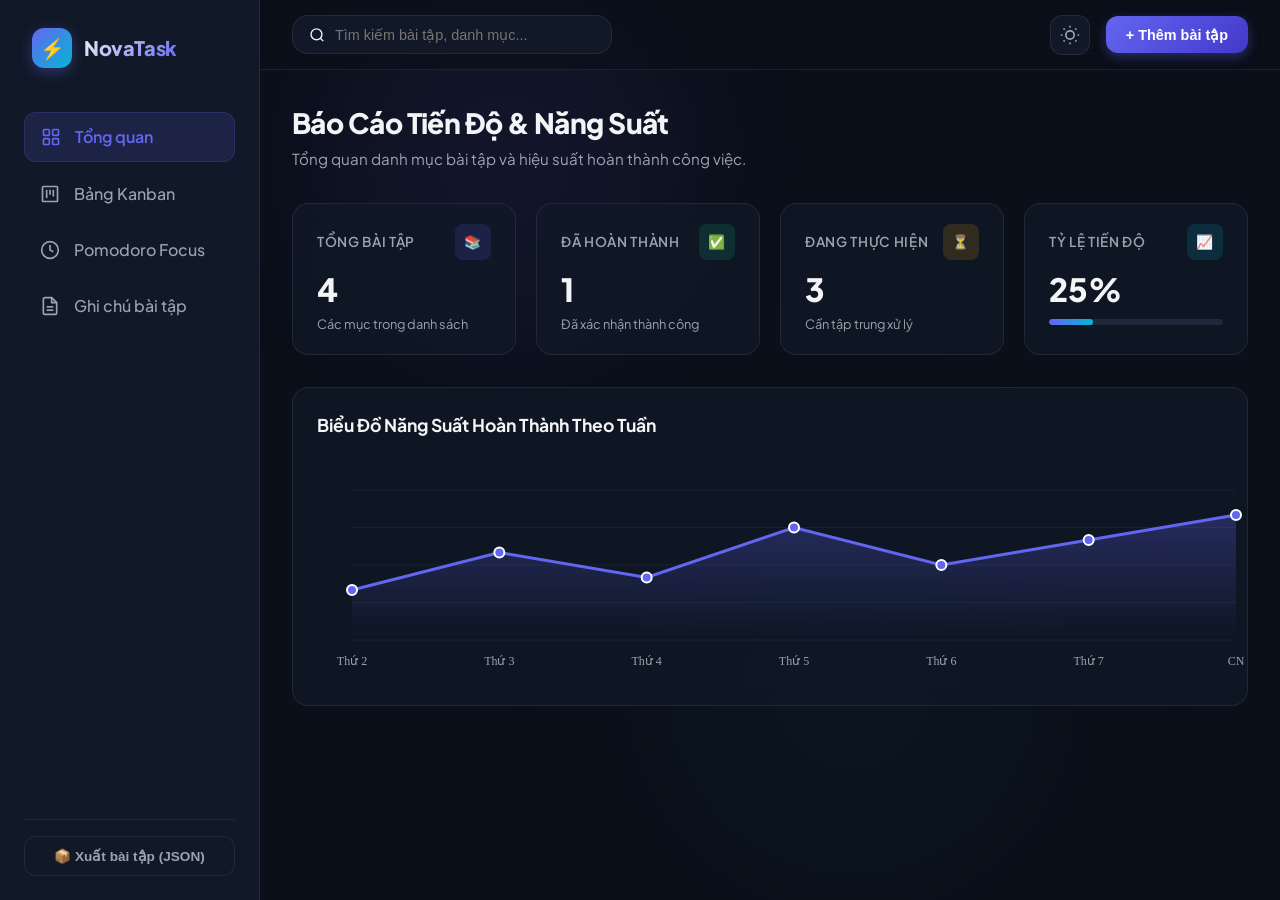
<file: index.html>
<!DOCTYPE html>
<html lang="vi" data-theme="dark">
<head>
  <meta charset="UTF-8">
  <meta name="viewport" content="width=device-width, initial-scale=1.0">
  <title>NovaTask Workspace - Quản Lý Công Việc & Dự Án Bài Tập</title>
  <meta name="description" content="NovaTask Workspace là ứng dụng web quản lý dự án, bài tập cá nhân hiện đại với bảng Kanban, Pomodoro timer và báo cáo năng suất.">
  
  <!-- CSS Stylesheets -->
  <link rel="stylesheet" href="styles.css">
</head>
<body>

  <!-- Ambient Glow Effects -->
  <div class="bg-glow">
    <div class="bg-glow-1"></div>
    <div class="bg-glow-2"></div>
  </div>

  <div class="app-layout">
    
    <!-- Sidebar Navigation -->
    <aside class="sidebar">
      <div>
        <div class="brand">
          <div class="brand-icon">⚡</div>
          <span class="brand-title">NovaTask</span>
        </div>

        <nav>
          <ul class="nav-menu">
            <li>
              <a href="#" class="nav-item active" data-view="dashboard">
                <svg viewBox="0 0 24 24" fill="none" stroke="currentColor"><rect x="3" y="3" width="7" height="7" rx="1"/><rect x="14" y="3" width="7" height="7" rx="1"/><rect x="14" y="14" width="7" height="7" rx="1"/><rect x="3" y="14" width="7" height="7" rx="1"/></svg>
                <span>Tổng quan</span>
              </a>
            </li>
            <li>
              <a href="#" class="nav-item" data-view="kanban">
                <svg viewBox="0 0 24 24" fill="none" stroke="currentColor"><path d="M4 3h16a1 1 0 0 1 1 1v16a1 1 0 0 1-1 1H4a1 1 0 0 1-1-1V4a1 1 0 0 1 1-1z"/><path d="M8 7v10"/><path d="M12 7v6"/><path d="M16 7v8"/></svg>
                <span>Bảng Kanban</span>
              </a>
            </li>
            <li>
              <a href="#" class="nav-item" data-view="timer">
                <svg viewBox="0 0 24 24" fill="none" stroke="currentColor"><circle cx="12" cy="12" r="10"/><polyline points="12 6 12 12 16 14"/></svg>
                <span>Pomodoro Focus</span>
              </a>
            </li>
            <li>
              <a href="#" class="nav-item" data-view="notes">
                <svg viewBox="0 0 24 24" fill="none" stroke="currentColor"><path d="M14 2H6a2 2 0 0 0-2 2v16a2 2 0 0 0 2 2h12a2 2 0 0 0 2-2V8z"/><polyline points="14 2 14 8 20 8"/><line x1="16" y1="13" x2="8" y2="13"/><line x1="16" y1="17" x2="8" y2="17"/></svg>
                <span>Ghi chú bài tập</span>
              </a>
            </li>
          </ul>
        </nav>
      </div>

      <div class="sidebar-footer" style="border-top: 1px solid var(--glass-border); padding-top: 1rem;">
        <button id="exportDataBtn" class="btn-icon" style="width:100%; border-radius: var(--radius-md); font-weight:600; font-size:0.85rem;" title="Xuất dữ liệu nộp bài">
          📦 Xuất bài tập (JSON)
        </button>
      </div>
    </aside>

    <!-- Main Wrapper -->
    <div class="main-wrapper">
      
      <!-- Top Header -->
      <header class="top-header">
        <div class="search-bar">
          <svg width="18" height="18" viewBox="0 0 24 24" fill="none" stroke="currentColor" stroke-width="2"><circle cx="11" cy="11" r="8"/><line x1="21" y1="21" x2="16.65" y2="16.65"/></svg>
          <input type="text" id="taskSearchInput" placeholder="Tìm kiếm bài tập, danh mục...">
        </div>

        <div class="header-actions">
          <button id="themeToggleBtn" class="btn-icon" title="Chuyển chế độ sáng/tối"></button>
          <button id="openAddTaskBtn" class="btn-primary">
            <span>+ Thêm bài tập</span>
          </button>
        </div>
      </header>

      <!-- View Body -->
      <main class="content-body">

        <!-- VIEW 1: DASHBOARD OVERVIEW -->
        <section id="view-dashboard" class="view-section active">
          <div class="page-title-box">
            <div>
              <h1>Báo Cáo Tiến Độ & Năng Suất</h1>
              <p>Tổng quan danh mục bài tập và hiệu suất hoàn thành công việc.</p>
            </div>
          </div>

          <!-- Stats Cards Grid -->
          <div class="stats-grid">
            <div class="stat-card">
              <div class="stat-header">
                <span>Tổng bài tập</span>
                <div class="stat-icon" style="background:var(--accent-light); color:var(--accent-primary)">📚</div>
              </div>
              <div class="stat-value" id="statTotalTasks">0</div>
              <div class="stat-sub">Các mục trong danh sách</div>
            </div>

            <div class="stat-card">
              <div class="stat-header">
                <span>Đã hoàn thành</span>
                <div class="stat-icon" style="background:var(--accent-emerald-light); color:var(--accent-emerald)">✅</div>
              </div>
              <div class="stat-value" id="statCompletedTasks">0</div>
              <div class="stat-sub">Đã xác nhận thành công</div>
            </div>

            <div class="stat-card">
              <div class="stat-header">
                <span>Đang thực hiện</span>
                <div class="stat-icon" style="background:var(--accent-amber-light); color:var(--accent-amber)">⏳</div>
              </div>
              <div class="stat-value" id="statPendingTasks">0</div>
              <div class="stat-sub">Cần tập trung xử lý</div>
            </div>

            <div class="stat-card">
              <div class="stat-header">
                <span>Tỷ lệ tiến độ</span>
                <div class="stat-icon" style="background:rgba(6,182,212,0.15); color:var(--accent-cyan)">📈</div>
              </div>
              <div class="stat-value" id="statProductivityScore">0%</div>
              <div class="progress-bar-bg">
                <div class="progress-bar-fill" id="statProgressBar"></div>
              </div>
            </div>
          </div>

          <!-- Activity Canvas Chart Box -->
          <div style="background: var(--bg-card); border: 1px solid var(--glass-border); border-radius: var(--radius-lg); padding: 1.5rem; backdrop-filter: blur(12px);">
            <h3 style="font-weight:700; font-size:1.1rem; margin-bottom: 1rem;">Biểu Đồ Năng Suất Hoàn Thành Theo Tuần</h3>
            <canvas id="activityChart"></canvas>
          </div>
        </section>

        <!-- VIEW 2: KANBAN BOARD -->
        <section id="view-kanban" class="view-section">
          <div class="page-title-box">
            <div>
              <h1>Bảng Quản Lý Bài Tập (Kanban)</h1>
              <p>Theo dõi luồng công việc từ Cần làm đến Hoàn thành.</p>
            </div>
          </div>

          <div class="kanban-grid">
            <!-- Col 1: Todo -->
            <div class="kanban-column">
              <div class="column-header">
                <div class="column-title">
                  <span class="dot-indicator" style="background:var(--accent-rose)"></span>
                  <span>Cần Làm (To Do)</span>
                </div>
                <span class="badge-count" id="count-todo">0</span>
              </div>
              <div class="task-list" id="col-todo"></div>
            </div>

            <!-- Col 2: In Progress -->
            <div class="kanban-column">
              <div class="column-header">
                <div class="column-title">
                  <span class="dot-indicator" style="background:var(--accent-amber)"></span>
                  <span>Đang Làm (In Progress)</span>
                </div>
                <span class="badge-count" id="count-in-progress">0</span>
              </div>
              <div class="task-list" id="col-in-progress"></div>
            </div>

            <!-- Col 3: Review -->
            <div class="kanban-column">
              <div class="column-header">
                <div class="column-title">
                  <span class="dot-indicator" style="background:var(--accent-cyan)"></span>
                  <span>Kiểm Thử (Review)</span>
                </div>
                <span class="badge-count" id="count-review">0</span>
              </div>
              <div class="task-list" id="col-review"></div>
            </div>

            <!-- Col 4: Completed -->
            <div class="kanban-column">
              <div class="column-header">
                <div class="column-title">
                  <span class="dot-indicator" style="background:var(--accent-emerald)"></span>
                  <span>Đã Xong (Completed)</span>
                </div>
                <span class="badge-count" id="count-completed">0</span>
              </div>
              <div class="task-list" id="col-completed"></div>
            </div>
          </div>
        </section>

        <!-- VIEW 3: POMODORO TIMER -->
        <section id="view-timer" class="view-section">
          <div class="page-title-box" style="text-align:center;">
            <div style="margin: 0 auto;">
              <h1>Đồng Hồ Tập Trung Pomodoro</h1>
              <p>Tối ưu hóa khả năng tập trung bằng kỹ thuật đếm ngược 25 phút.</p>
            </div>
          </div>

          <div class="timer-container">
            <div class="timer-modes">
              <button class="mode-btn active" data-mode="work">Tập trung (25p)</button>
              <button class="mode-btn" data-mode="shortBreak">Nghỉ ngắn (5p)</button>
              <button class="mode-btn" data-mode="longBreak">Nghỉ dài (15p)</button>
            </div>

            <div class="timer-display-wrap">
              <svg class="timer-ring-svg" viewBox="0 0 240 240">
                <circle class="timer-ring-bg" cx="120" cy="120" r="110"/>
                <circle class="timer-ring-progress" id="timerRingProgress" cx="120" cy="120" r="110"/>
              </svg>
              <div class="timer-digits" id="timerDigits">25:00</div>
            </div>

            <div class="timer-controls">
              <button id="startTimerBtn" class="btn-primary" style="padding: 0.75rem 2rem; font-size:1rem;">Bắt đầu</button>
              <button id="resetTimerBtn" class="btn-icon" style="width:48px; height:48px;" title="Đặt lại">🔄</button>
            </div>
          </div>
        </section>

        <!-- VIEW 4: QUICK NOTES -->
        <section id="view-notes" class="view-section">
          <div class="page-title-box">
            <div>
              <h1>Ghi Chú & Ý Tưởng Bài Tập</h1>
              <p>Lưu trữ nhanh các ghi chú quan trọng và ý tưởng phát triển.</p>
            </div>
            <button id="addNoteBtn" class="btn-primary">+ Tạo Ghi Chú</button>
          </div>

          <div class="notes-grid" id="notesContainer"></div>
        </section>

      </main>
    </div>
  </div>

  <!-- Add Task Modal Window -->
  <div class="modal-overlay" id="addTaskModal">
    <div class="modal-content">
      <div class="modal-header">
        <h2 class="modal-title">Thêm Bài Tập / Công Việc Mới</h2>
        <button class="btn-icon" id="closeModalBtn">✕</button>
      </div>
      <form id="addTaskForm">
        <div class="form-group">
          <label class="form-label" for="taskTitleInput">Tên bài tập / Công việc *</label>
          <input type="text" id="taskTitleInput" class="form-input" required placeholder="Ví dụ: Thiết kế giao diện HTML/CSS">
        </div>

        <div style="display:grid; grid-template-columns: 1fr 1fr; gap:1rem;">
          <div class="form-group">
            <label class="form-label" for="taskCategoryInput">Phân loại</label>
            <input type="text" id="taskCategoryInput" class="form-input" value="Lập trình Web">
          </div>

          <div class="form-group">
            <label class="form-label" for="taskPriorityInput">Độ ưu tiên</label>
            <select id="taskPriorityInput" class="form-select">
              <option value="low">Thấp (Low)</option>
              <option value="medium" selected>Trung bình (Medium)</option>
              <option value="high">Cao (High)</option>
            </select>
          </div>
        </div>

        <div class="form-group">
          <label class="form-label" for="taskDescInput">Mô tả nội dung</label>
          <textarea id="taskDescInput" class="form-textarea" rows="3" placeholder="Ghi chú chi tiết yêu cầu bài tập..."></textarea>
        </div>

        <button type="submit" class="btn-primary" style="width:100%; justify-content:center; padding: 0.85rem;">
          Lưu Bài Tập
        </button>
      </form>
    </div>
  </div>

  <!-- Notification Toast Container -->
  <div class="toast-container" id="toastContainer"></div>

  <!-- Application Logic -->
  <script src="app.js"></script>
</body>
</html>
</file>
<file: styles.css>
/* ==========================================================================
   NovaTask Workspace - Modern Aesthetic Design System
   ========================================================================== */

@import url('https://fonts.googleapis.com/css2?family=Plus+Jakarta+Sans:wght@300;400;500;600;700;800&family=JetBrains+Mono:wght@400;500;600&display=swap');

:root {
  /* Color Palette - Dark Mode Default */
  --bg-primary: #0b0f19;
  --bg-secondary: #111827;
  --bg-tertiary: #1f293d;
  --bg-card: rgba(17, 24, 39, 0.75);
  --bg-card-hover: rgba(31, 41, 61, 0.85);
  --bg-glass: rgba(255, 255, 255, 0.03);
  --glass-border: rgba(255, 255, 255, 0.08);

  --text-main: #f3f4f6;
  --text-muted: #9ca3af;
  --text-dim: #6b7280;

  /* Accent Theme Default (Indigo/Violet) */
  --accent-primary: #6366f1;
  --accent-primary-hover: #4f46e5;
  --accent-light: rgba(99, 102, 241, 0.15);
  --accent-glow: rgba(99, 102, 241, 0.35);
  
  --accent-emerald: #10b981;
  --accent-emerald-light: rgba(16, 185, 129, 0.15);
  --accent-amber: #f59e0b;
  --accent-amber-light: rgba(245, 158, 11, 0.15);
  --accent-rose: #f43f5e;
  --accent-rose-light: rgba(244, 63, 94, 0.15);
  --accent-cyan: #06b6d4;

  --shadow-sm: 0 2px 4px rgba(0, 0, 0, 0.3);
  --shadow-md: 0 4px 12px rgba(0, 0, 0, 0.4);
  --shadow-lg: 0 10px 25px rgba(0, 0, 0, 0.5);
  --shadow-glow: 0 0 20px var(--accent-glow);

  --radius-sm: 8px;
  --radius-md: 12px;
  --radius-lg: 16px;
  --radius-xl: 24px;
  --radius-full: 9999px;

  --transition-fast: all 0.2s cubic-bezier(0.4, 0, 0.2, 1);
  --transition-smooth: all 0.3s cubic-bezier(0.4, 0, 0.2, 1);

  --sidebar-width: 260px;
  --header-height: 70px;
}

/* Light Theme Overrides */
[data-theme="light"] {
  --bg-primary: #f8fafc;
  --bg-secondary: #ffffff;
  --bg-tertiary: #f1f5f9;
  --bg-card: rgba(255, 255, 255, 0.85);
  --bg-card-hover: #ffffff;
  --bg-glass: rgba(255, 255, 255, 0.6);
  --glass-border: rgba(0, 0, 0, 0.08);

  --text-main: #0f172a;
  --text-muted: #475569;
  --text-dim: #94a3b8;

  --shadow-sm: 0 1px 3px rgba(0, 0, 0, 0.05);
  --shadow-md: 0 4px 12px rgba(0, 0, 0, 0.08);
  --shadow-lg: 0 10px 25px rgba(0, 0, 0, 0.1);
  --shadow-glow: 0 0 20px rgba(99, 102, 241, 0.2);
}

/* Reset & Global */
*, *::before, *::after {
  box-sizing: border-box;
  margin: 0;
  padding: 0;
}

body {
  font-family: 'Plus Jakarta Sans', sans-serif;
  background-color: var(--bg-primary);
  color: var(--text-main);
  line-height: 1.5;
  overflow-x: hidden;
  min-height: 100vh;
  transition: background-color 0.3s ease, color 0.3s ease;
}

/* Background Animated Gradient Mesh */
.bg-glow {
  position: fixed;
  top: 0;
  left: 0;
  width: 100vw;
  height: 100vh;
  pointer-events: none;
  z-index: 0;
  overflow: hidden;
}

.bg-glow-1 {
  position: absolute;
  top: -10%;
  left: 20%;
  width: 500px;
  height: 500px;
  background: radial-gradient(circle, var(--accent-glow) 0%, rgba(0,0,0,0) 70%);
  filter: blur(80px);
  opacity: 0.4;
  animation: floatOrb 18s ease-in-out infinite alternate;
}

.bg-glow-2 {
  position: absolute;
  bottom: -10%;
  right: 10%;
  width: 600px;
  height: 600px;
  background: radial-gradient(circle, rgba(6, 182, 212, 0.2) 0%, rgba(0,0,0,0) 70%);
  filter: blur(100px);
  opacity: 0.35;
  animation: floatOrb 22s ease-in-out infinite alternate-reverse;
}

@keyframes floatOrb {
  0% { transform: translate(0, 0) scale(1); }
  50% { transform: translate(60px, 40px) scale(1.1); }
  100% { transform: translate(-40px, 80px) scale(0.95); }
}

/* App Container Layout */
.app-layout {
  display: flex;
  min-height: 100vh;
  position: relative;
  z-index: 1;
}

/* Sidebar Styling */
.sidebar {
  width: var(--sidebar-width);
  background-color: var(--bg-secondary);
  border-right: 1px solid var(--glass-border);
  padding: 1.5rem;
  display: flex;
  flex-direction: column;
  justify-content: space-between;
  backdrop-filter: blur(16px);
  position: fixed;
  top: 0;
  bottom: 0;
  left: 0;
  z-index: 100;
  transition: transform 0.3s ease;
}

.brand {
  display: flex;
  align-items: center;
  gap: 0.75rem;
  margin-bottom: 2.5rem;
  padding: 0.25rem 0.5rem;
}

.brand-icon {
  width: 40px;
  height: 40px;
  background: linear-gradient(135deg, var(--accent-primary), var(--accent-cyan));
  border-radius: var(--radius-md);
  display: flex;
  align-items: center;
  justify-content: center;
  color: #fff;
  font-size: 1.25rem;
  box-shadow: 0 4px 14px var(--accent-glow);
}

.brand-title {
  font-size: 1.25rem;
  font-weight: 800;
  letter-spacing: -0.02em;
  background: linear-gradient(135deg, var(--text-main), var(--accent-primary));
  -webkit-background-clip: text;
  -webkit-text-fill-color: transparent;
}

.nav-menu {
  list-style: none;
  display: flex;
  flex-direction: column;
  gap: 0.5rem;
}

.nav-item {
  display: flex;
  align-items: center;
  gap: 0.85rem;
  padding: 0.75rem 1rem;
  color: var(--text-muted);
  text-decoration: none;
  font-weight: 500;
  border-radius: var(--radius-md);
  cursor: pointer;
  transition: var(--transition-fast);
}

.nav-item:hover {
  background-color: var(--bg-glass);
  color: var(--text-main);
}

.nav-item.active {
  background: var(--accent-light);
  color: var(--accent-primary);
  font-weight: 600;
  border: 1px solid rgba(99, 102, 241, 0.2);
}

.nav-item svg {
  width: 20px;
  height: 20px;
  stroke-width: 2;
}

/* Main Content Area */
.main-wrapper {
  margin-left: var(--sidebar-width);
  flex: 1;
  display: flex;
  flex-direction: column;
  min-width: 0;
}

/* Header */
.top-header {
  height: var(--header-height);
  padding: 0 2rem;
  display: flex;
  align-items: center;
  justify-content: space-between;
  border-bottom: 1px solid var(--glass-border);
  background: rgba(11, 15, 25, 0.6);
  backdrop-filter: blur(12px);
  position: sticky;
  top: 0;
  z-index: 90;
}

.search-bar {
  display: flex;
  align-items: center;
  gap: 0.6rem;
  background: var(--bg-secondary);
  border: 1px solid var(--glass-border);
  padding: 0.6rem 1rem;
  border-radius: var(--radius-lg);
  width: 320px;
  transition: var(--transition-fast);
}

.search-bar:focus-within {
  border-color: var(--accent-primary);
  box-shadow: 0 0 0 3px var(--accent-light);
}

.search-bar input {
  background: transparent;
  border: none;
  outline: none;
  color: var(--text-main);
  font-size: 0.9rem;
  width: 100%;
}

.header-actions {
  display: flex;
  align-items: center;
  gap: 1rem;
}

.btn-icon {
  width: 40px;
  height: 40px;
  border-radius: var(--radius-md);
  border: 1px solid var(--glass-border);
  background: var(--bg-secondary);
  color: var(--text-muted);
  display: flex;
  align-items: center;
  justify-content: center;
  cursor: pointer;
  transition: var(--transition-fast);
}

.btn-icon:hover {
  background: var(--bg-tertiary);
  color: var(--text-main);
  border-color: rgba(255, 255, 255, 0.15);
}

.btn-primary {
  display: flex;
  align-items: center;
  gap: 0.5rem;
  background: linear-gradient(135deg, var(--accent-primary), #4338ca);
  color: #ffffff;
  border: none;
  padding: 0.65rem 1.25rem;
  border-radius: var(--radius-md);
  font-weight: 600;
  font-size: 0.9rem;
  cursor: pointer;
  box-shadow: 0 4px 12px var(--accent-glow);
  transition: var(--transition-fast);
}

.btn-primary:hover {
  transform: translateY(-1px);
  box-shadow: 0 6px 18px var(--accent-glow);
  filter: brightness(1.1);
}

.btn-primary:active {
  transform: translateY(0);
}

/* Workspace Views Container */
.content-body {
  padding: 2rem;
  flex: 1;
}

.view-section {
  display: none;
  animation: fadeIn 0.3s ease-in-out;
}

.view-section.active {
  display: block;
}

@keyframes fadeIn {
  from { opacity: 0; transform: translateY(10px); }
  to { opacity: 1; transform: translateY(0); }
}

/* Page Header */
.page-title-box {
  margin-bottom: 2rem;
  display: flex;
  align-items: center;
  justify-content: space-between;
  flex-wrap: wrap;
  gap: 1rem;
}

.page-title-box h1 {
  font-size: 1.75rem;
  font-weight: 800;
  letter-spacing: -0.02em;
}

.page-title-box p {
  color: var(--text-muted);
  font-size: 0.95rem;
  margin-top: 0.25rem;
}

/* Dashboard Stats Grid */
.stats-grid {
  display: grid;
  grid-template-columns: repeat(auto-fit, minmax(220px, 1fr));
  gap: 1.25rem;
  margin-bottom: 2rem;
}

.stat-card {
  background: var(--bg-card);
  border: 1px solid var(--glass-border);
  padding: 1.25rem 1.5rem;
  border-radius: var(--radius-lg);
  backdrop-filter: blur(12px);
  position: relative;
  overflow: hidden;
  transition: var(--transition-smooth);
}

.stat-card:hover {
  transform: translateY(-3px);
  border-color: rgba(255, 255, 255, 0.15);
  box-shadow: var(--shadow-md);
}

.stat-header {
  display: flex;
  align-items: center;
  justify-content: space-between;
  color: var(--text-muted);
  font-size: 0.85rem;
  font-weight: 600;
  text-transform: uppercase;
  letter-spacing: 0.05em;

  margin-bottom: 0.75rem;
}

.stat-icon {
  width: 36px;
  height: 36px;
  border-radius: var(--radius-sm);
  display: flex;
  align-items: center;
  justify-content: center;
}

.stat-value {
  font-size: 2rem;
  font-weight: 800;
  line-height: 1.1;
}

.stat-sub {
  font-size: 0.8rem;
  color: var(--text-muted);
  margin-top: 0.5rem;
}

/* Progress bar inside card */
.progress-bar-bg {
  width: 100%;
  height: 6px;
  background: var(--bg-tertiary);
  border-radius: var(--radius-full);
  margin-top: 0.75rem;
  overflow: hidden;
}

.progress-bar-fill {
  height: 100%;
  background: linear-gradient(90deg, var(--accent-primary), var(--accent-cyan));
  border-radius: var(--radius-full);
  width: 0%;
  transition: width 0.6s cubic-bezier(0.4, 0, 0.2, 1);
}

/* Kanban Board Layout */
.kanban-grid {
  display: grid;
  grid-template-columns: repeat(4, 1fr);
  gap: 1.25rem;
  align-items: start;
}

@media (max-width: 1200px) {
  .kanban-grid {
    grid-template-columns: repeat(2, 1fr);
  }
}

@media (max-width: 768px) {
  .kanban-grid {
    grid-template-columns: 1fr;
  }
  .sidebar {
    transform: translateX(-100%);
  }
  .main-wrapper {
    margin-left: 0;
  }
}

.kanban-column {
  background: var(--bg-secondary);
  border: 1px solid var(--glass-border);
  border-radius: var(--radius-lg);
  padding: 1rem;
  min-height: 500px;
  display: flex;
  flex-direction: column;
}

.column-header {
  display: flex;
  align-items: center;
  justify-content: space-between;
  padding-bottom: 0.85rem;
  margin-bottom: 1rem;
  border-bottom: 1px solid var(--glass-border);
}

.column-title {
  display: flex;
  align-items: center;
  gap: 0.6rem;
  font-weight: 700;
  font-size: 0.95rem;
}

.dot-indicator {
  width: 10px;
  height: 10px;
  border-radius: 50%;
}

.badge-count {
  background: var(--bg-tertiary);
  color: var(--text-muted);
  font-size: 0.75rem;
  font-weight: 700;
  padding: 0.15rem 0.6rem;
  border-radius: var(--radius-full);
}

.task-list {
  display: flex;
  flex-direction: column;
  gap: 0.85rem;
  flex: 1;
  min-height: 100px;
}

/* Task Cards */
.task-card {
  background: var(--bg-card);
  border: 1px solid var(--glass-border);
  border-radius: var(--radius-md);
  padding: 1rem;
  cursor: grab;
  transition: var(--transition-fast);
  position: relative;
}

.task-card:hover {
  transform: translateY(-2px);
  border-color: rgba(255, 255, 255, 0.2);
  box-shadow: var(--shadow-md);
}

.task-card:active {
  cursor: grabbing;
}

.task-category {
  display: inline-block;
  font-size: 0.7rem;
  font-weight: 700;
  text-transform: uppercase;
  letter-spacing: 0.05em;
  padding: 0.2rem 0.5rem;
  border-radius: var(--radius-sm);
  margin-bottom: 0.6rem;
}

.task-title {
  font-size: 0.95rem;
  font-weight: 600;
  margin-bottom: 0.5rem;
  line-height: 1.4;
}

.task-desc {
  font-size: 0.825rem;
  color: var(--text-muted);
  margin-bottom: 0.85rem;
  display: -webkit-box;
  -webkit-line-clamp: 2;
  -webkit-box-orient: vertical;
  overflow: hidden;
}

.task-footer {
  display: flex;
  align-items: center;
  justify-content: space-between;
  font-size: 0.75rem;
  color: var(--text-dim);
  border-top: 1px dashed var(--glass-border);
  padding-top: 0.6rem;
  margin-top: 0.4rem;
}

.priority-badge {
  font-weight: 700;
  padding: 0.15rem 0.5rem;
  border-radius: var(--radius-sm);
}

.priority-high {
  background: var(--accent-rose-light);
  color: var(--accent-rose);
}

.priority-medium {
  background: var(--accent-amber-light);
  color: var(--accent-amber);
}

.priority-low {
  background: var(--accent-emerald-light);
  color: var(--accent-emerald);
}

.task-actions {
  display: flex;
  gap: 0.4rem;
}

.action-btn-sm {
  background: transparent;
  border: none;
  color: var(--text-dim);
  cursor: pointer;
  padding: 0.2rem;
  border-radius: 4px;
  transition: var(--transition-fast);
}

.action-btn-sm:hover {
  color: var(--accent-rose);
  background: var(--bg-tertiary);
}

/* Focus Pomodoro Timer Section */
.timer-container {
  max-width: 600px;
  margin: 0 auto;
  background: var(--bg-card);
  border: 1px solid var(--glass-border);
  border-radius: var(--radius-xl);
  padding: 2.5rem;
  text-align: center;
  backdrop-filter: blur(16px);
  box-shadow: var(--shadow-lg);
}

.timer-modes {
  display: flex;
  justify-content: center;
  gap: 0.75rem;
  margin-bottom: 2rem;
}

.mode-btn {
  background: var(--bg-tertiary);
  border: 1px solid transparent;
  color: var(--text-muted);
  padding: 0.5rem 1.25rem;
  border-radius: var(--radius-full);
  font-size: 0.875rem;
  font-weight: 600;
  cursor: pointer;
  transition: var(--transition-fast);
}

.mode-btn.active {
  background: var(--accent-primary);
  color: #ffffff;
  box-shadow: 0 4px 12px var(--accent-glow);
}

.timer-display-wrap {
  position: relative;
  width: 240px;
  height: 240px;
  margin: 0 auto 2rem;
  display: flex;
  align-items: center;
  justify-content: center;
}

.timer-ring-svg {
  position: absolute;
  top: 0;
  left: 0;
  width: 100%;
  height: 100%;
  transform: rotate(-90deg);
}

.timer-ring-bg {
  stroke: var(--bg-tertiary);
  stroke-width: 8;
  fill: transparent;
}

.timer-ring-progress {
  stroke: var(--accent-primary);
  stroke-width: 8;
  stroke-linecap: round;
  fill: transparent;
  stroke-dasharray: 690;
  stroke-dashoffset: 0;
  transition: stroke-dashoffset 1s linear;
}

.timer-digits {
  font-family: 'JetBrains Mono', monospace;
  font-size: 3.5rem;
  font-weight: 700;
  color: var(--text-main);
  z-index: 2;
}

.timer-controls {
  display: flex;
  justify-content: center;
  gap: 1rem;
}

/* Quick Notes Section */
.notes-grid {
  display: grid;
  grid-template-columns: repeat(auto-fill, minmax(280px, 1fr));
  gap: 1.25rem;
}

.note-card {
  background: var(--bg-card);
  border: 1px solid var(--glass-border);
  border-radius: var(--radius-lg);
  padding: 1.25rem;
  display: flex;
  flex-direction: column;
  gap: 0.75rem;
  min-height: 180px;
  transition: var(--transition-fast);
}

.note-card:hover {
  border-color: rgba(255, 255, 255, 0.2);
}

.note-title {
  font-weight: 700;
  font-size: 1.05rem;
  border: none;
  background: transparent;
  color: var(--text-main);
  outline: none;
}

.note-body {
  flex: 1;
  border: none;
  background: transparent;
  color: var(--text-muted);
  font-family: inherit;
  font-size: 0.875rem;
  resize: none;
  outline: none;
  line-height: 1.5;
}

/* Modal Windows */
.modal-overlay {
  position: fixed;
  inset: 0;
  background: rgba(0, 0, 0, 0.7);
  backdrop-filter: blur(6px);
  z-index: 1000;
  display: flex;
  align-items: center;
  justify-content: center;
  opacity: 0;
  pointer-events: none;
  transition: opacity 0.2s ease;
}

.modal-overlay.active {
  opacity: 1;
  pointer-events: auto;
}

.modal-content {
  background: var(--bg-secondary);
  border: 1px solid var(--glass-border);
  border-radius: var(--radius-xl);
  width: 90%;
  max-width: 500px;
  padding: 2rem;
  box-shadow: var(--shadow-lg);
  transform: scale(0.95);
  transition: transform 0.2s ease;
}

.modal-overlay.active .modal-content {
  transform: scale(1);
}

.modal-header {
  display: flex;
  align-items: center;
  justify-content: space-between;
  margin-bottom: 1.5rem;
}

.modal-title {
  font-size: 1.25rem;
  font-weight: 700;
}

.form-group {
  margin-bottom: 1.25rem;
}

.form-label {
  display: block;
  font-size: 0.85rem;
  font-weight: 600;
  color: var(--text-muted);
  margin-bottom: 0.5rem;
}

.form-input, .form-select, .form-textarea {
  width: 100%;
  padding: 0.75rem 1rem;
  background: var(--bg-primary);
  border: 1px solid var(--glass-border);
  border-radius: var(--radius-md);
  color: var(--text-main);
  font-family: inherit;
  font-size: 0.9rem;
  outline: none;
  transition: var(--transition-fast);
}

.form-input:focus, .form-select:focus, .form-textarea:focus {
  border-color: var(--accent-primary);
  box-shadow: 0 0 0 3px var(--accent-light);
}

/* Toast Notifications */
.toast-container {
  position: fixed;
  bottom: 2rem;
  right: 2rem;
  z-index: 1100;
  display: flex;
  flex-direction: column;
  gap: 0.75rem;
}

.toast {
  background: var(--bg-secondary);
  border: 1px solid var(--glass-border);
  color: var(--text-main);
  padding: 0.85rem 1.25rem;
  border-radius: var(--radius-md);
  box-shadow: var(--shadow-lg);
  display: flex;
  align-items: center;
  gap: 0.75rem;
  font-size: 0.875rem;
  font-weight: 500;
  animation: slideInRight 0.3s ease;
}

@keyframes slideInRight {
  from { transform: translateX(100%); opacity: 0; }
  to { transform: translateX(0); opacity: 1; }
}

/* Custom Scrollbars */
::-webkit-scrollbar {
  width: 8px;
  height: 8px;
}

::-webkit-scrollbar-track {
  background: transparent;
}

::-webkit-scrollbar-thumb {
  background: var(--bg-tertiary);
  border-radius: var(--radius-full);
}

::-webkit-scrollbar-thumb:hover {
  background: var(--text-dim);
}
</file>
